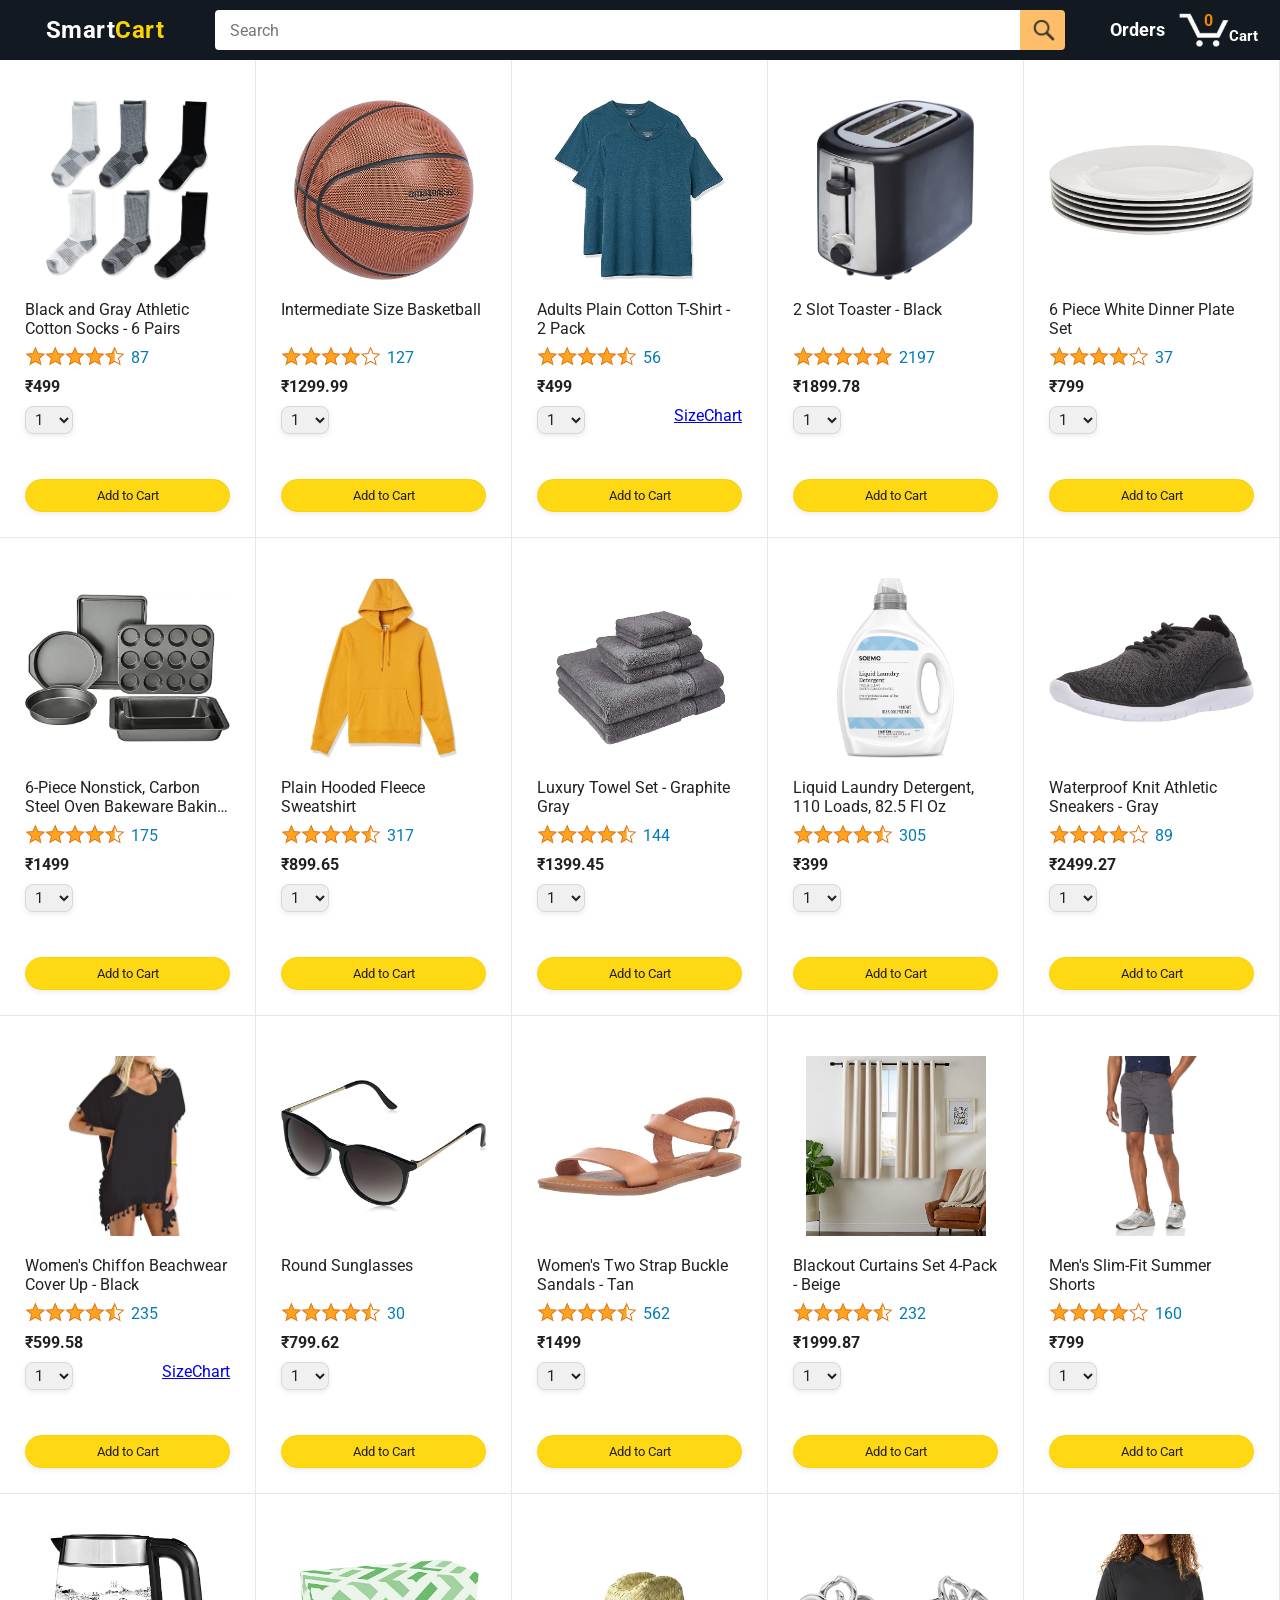
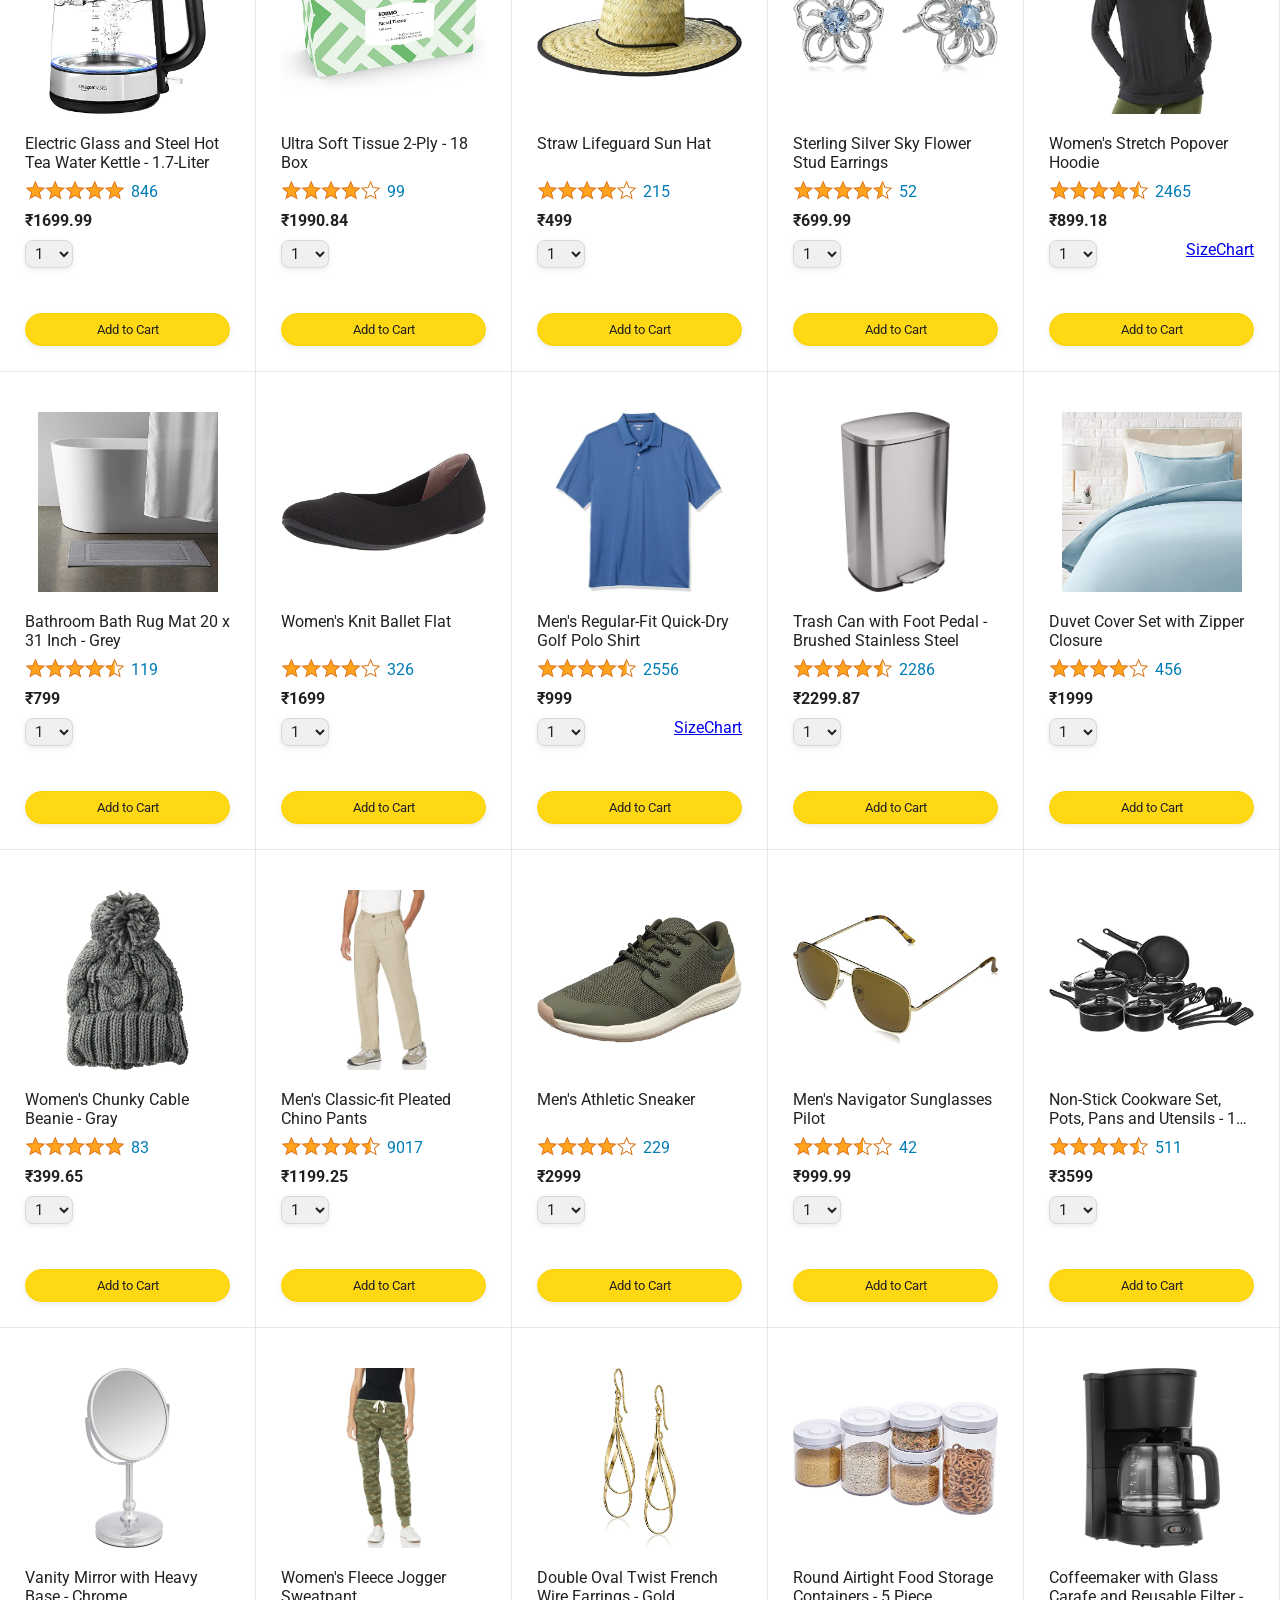
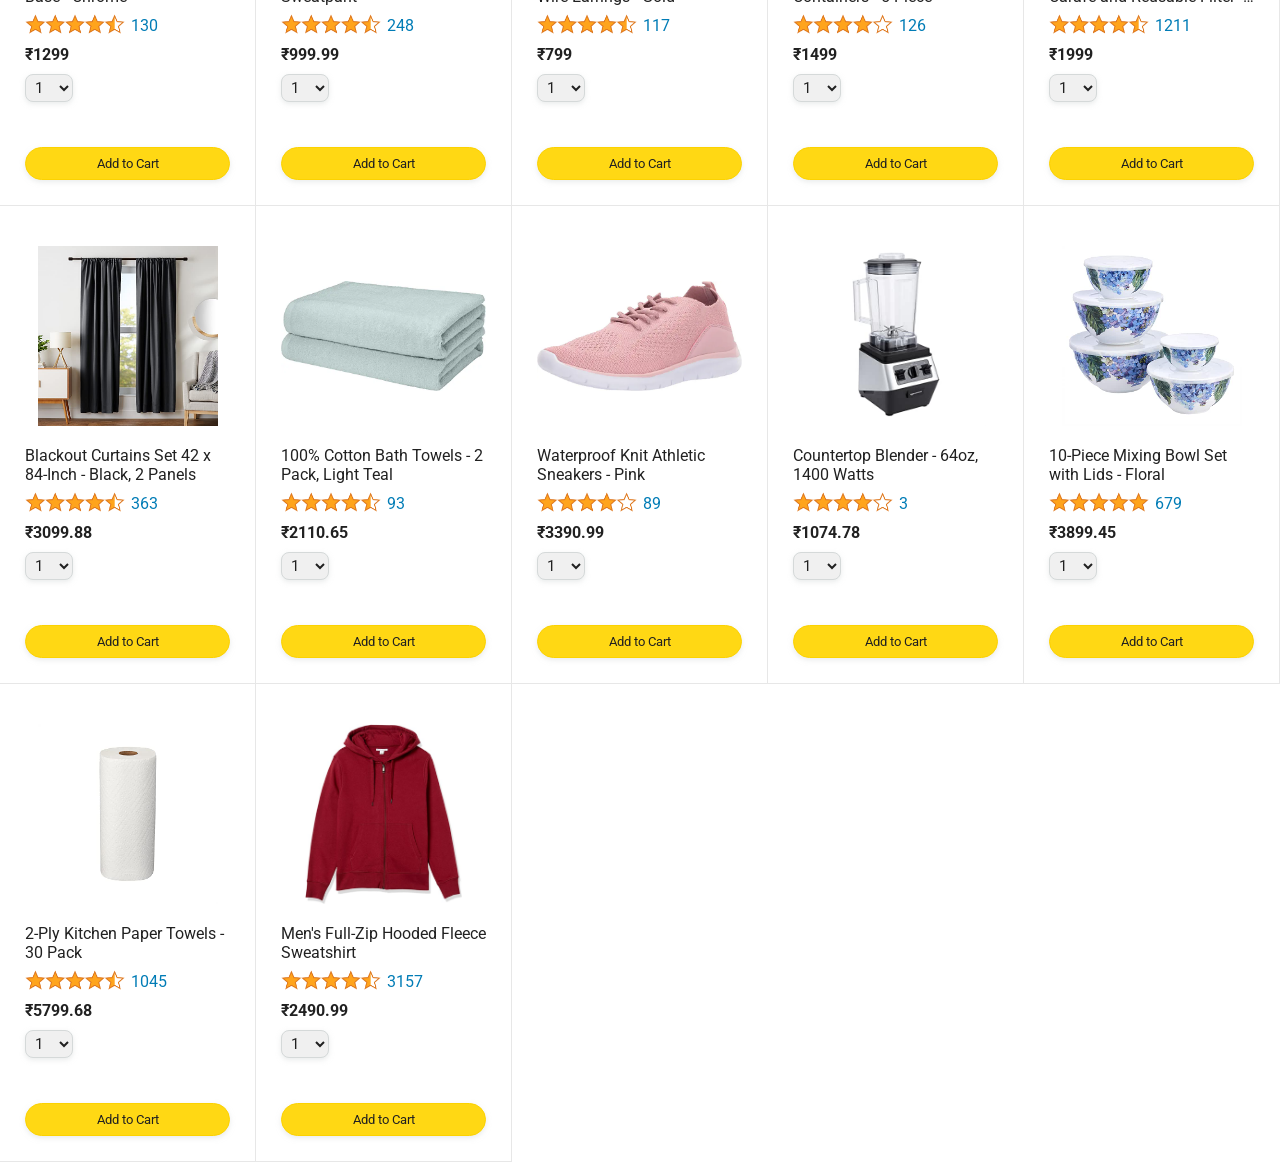
<file: index.html>
<!DOCTYPE html>
<html>
  <head>
    <title>SmartCart</title>
    <meta name="viewport" content="width=device-width, initial-scale=1">

    <link rel="preconnect" href="https://fonts.googleapis.com">
    <link rel="preconnect" href="https://fonts.gstatic.com" crossorigin>
    <link href="https://fonts.googleapis.com/css2?family=Roboto:wght@400;500;700&display=swap" rel="stylesheet">

    <link rel="stylesheet" href="styles/shared/general.css">
    <link rel="stylesheet" href="styles/shared/amazon-header.css">
    <link rel="stylesheet" href="styles/pages/amazon.css">
  </head>
  <body>
    <div class="amazon-header">
      <div class="amazon-header-left-section">
        <a href="index.html" class="header-link" style="text-decoration: none;">
          <div class="brand-logo">
            Smart<span class="logo-accent">Cart</span>
          </div>
        </a>
      </div>

      <div class="amazon-header-middle-section">
        <input class="search-bar" type="text" placeholder="Search">

        <button class="search-button">
          <img class="search-icon" src="images/icons/search-icon.png">
        </button>
      </div>

      <div class="amazon-header-right-section">
        <a class="orders-link header-link" href="orders.html">
          <!-- <span class="returns-text">Returns</span> -->
          <span class="orders-text">Orders</span>
        </a>

        <a class="cart-link header-link" href="checkout.html">
          <img class="cart-icon" src="images/icons/cart-icon.png">
          <div class="cart-quantity"></div>
          <div class="cart-text">Cart</div>
        </a>
      </div>
    </div>
    
    <div class="main">
      <div class="products-grid">
      </div>
    </div>
    <script type="module" src="scripts/amazon.js"></script>
  </body>
</html>
</file>
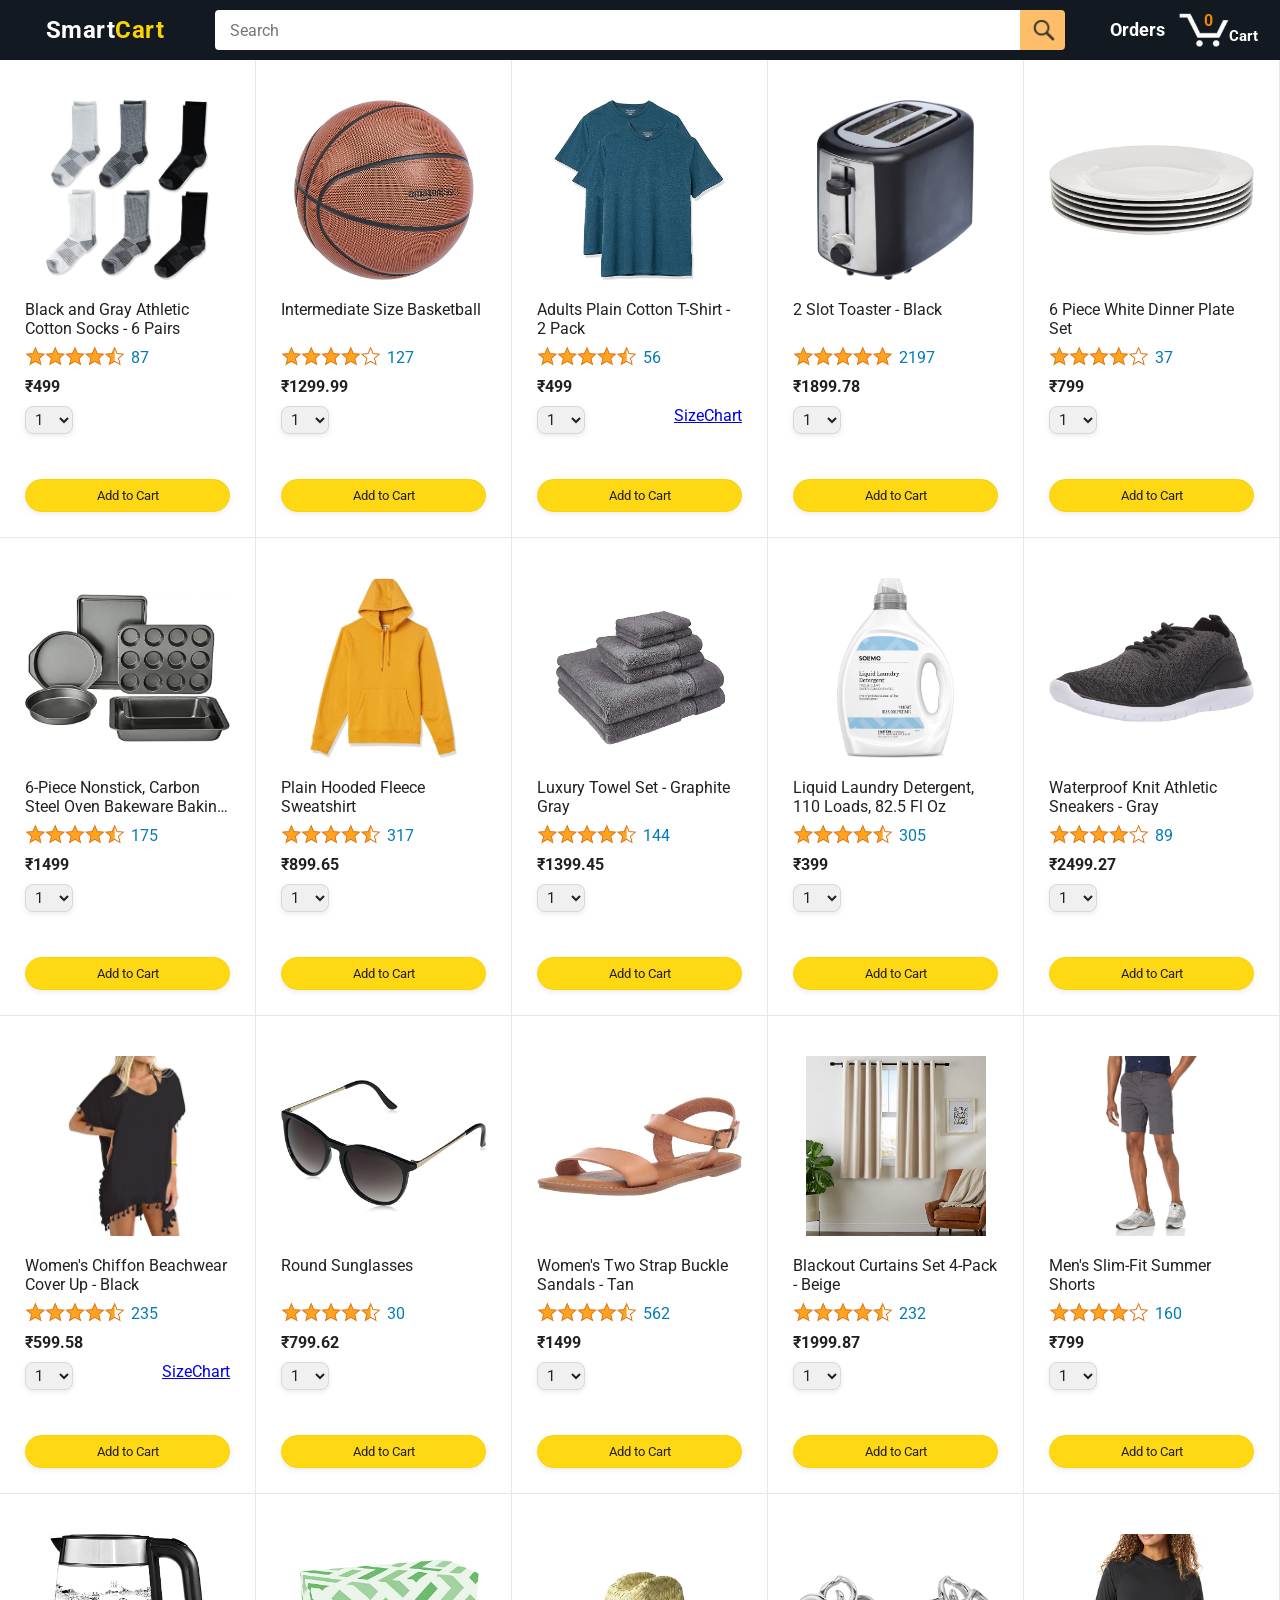
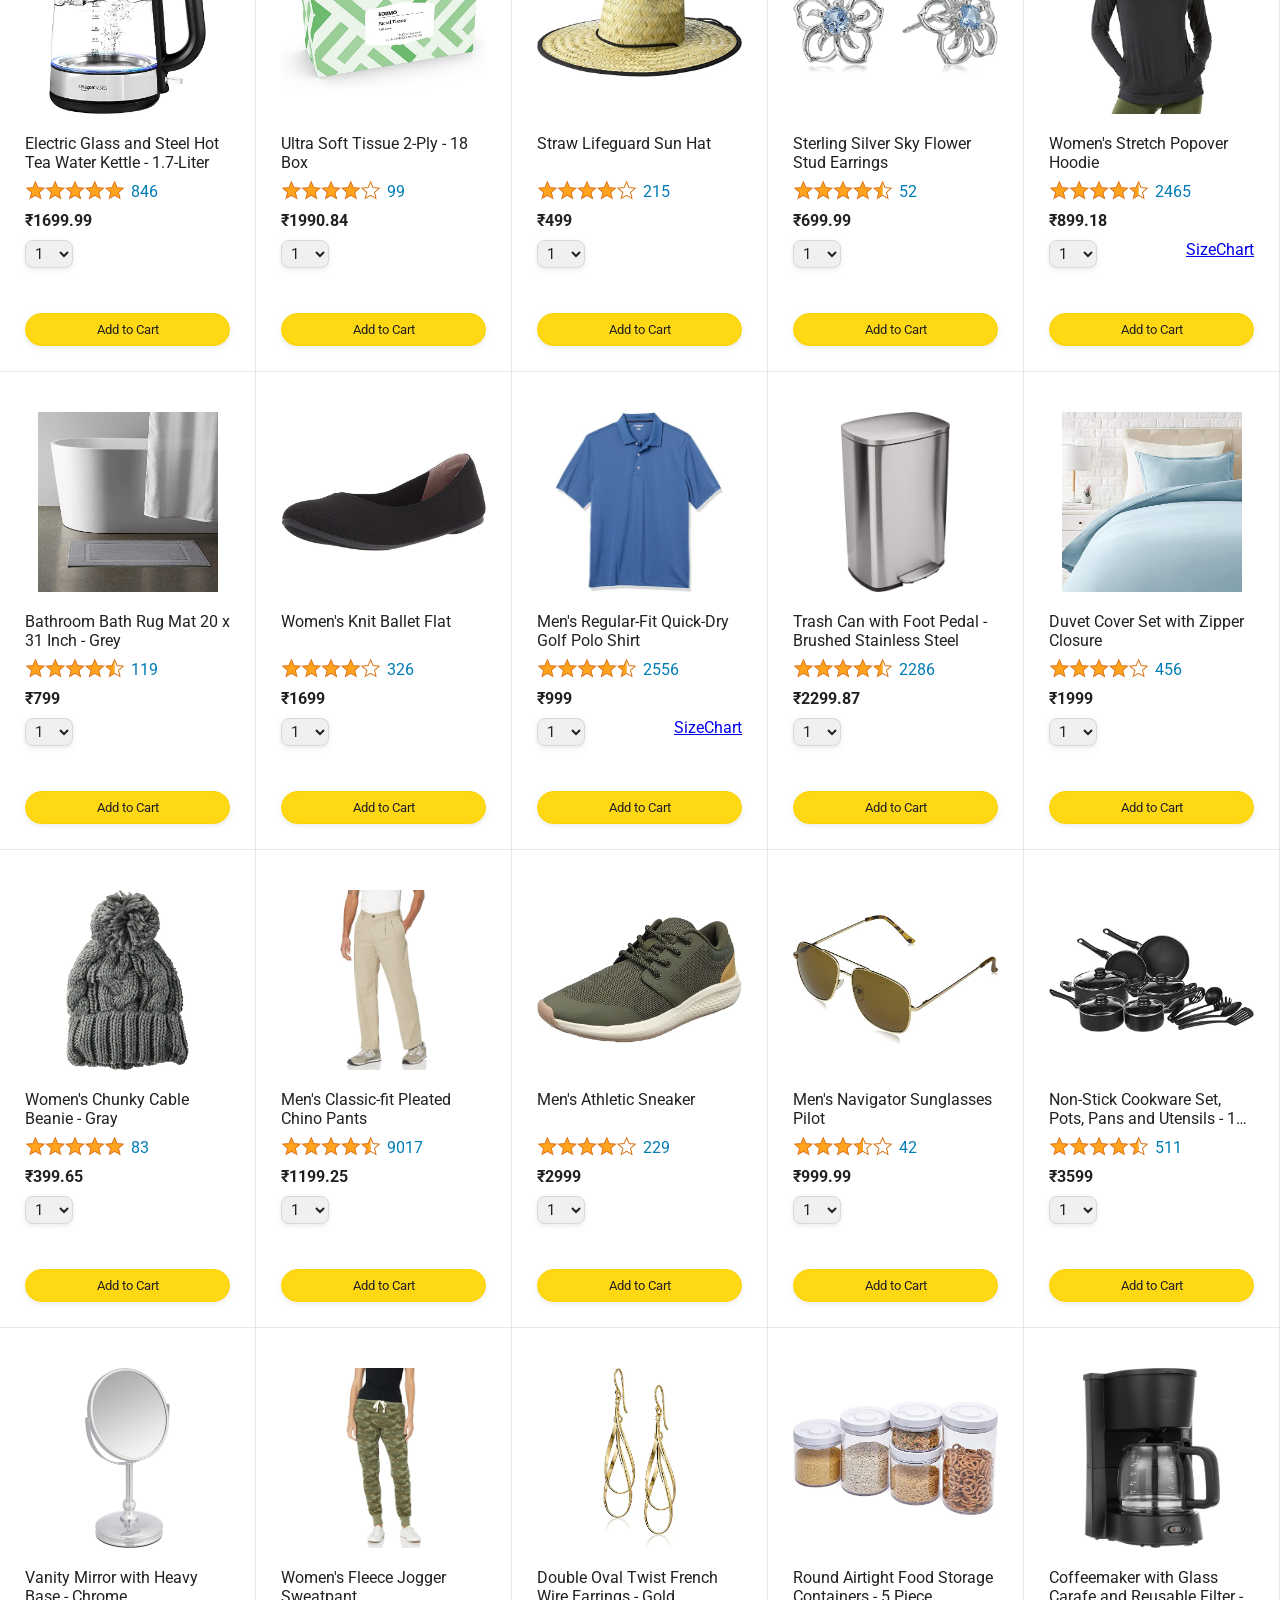
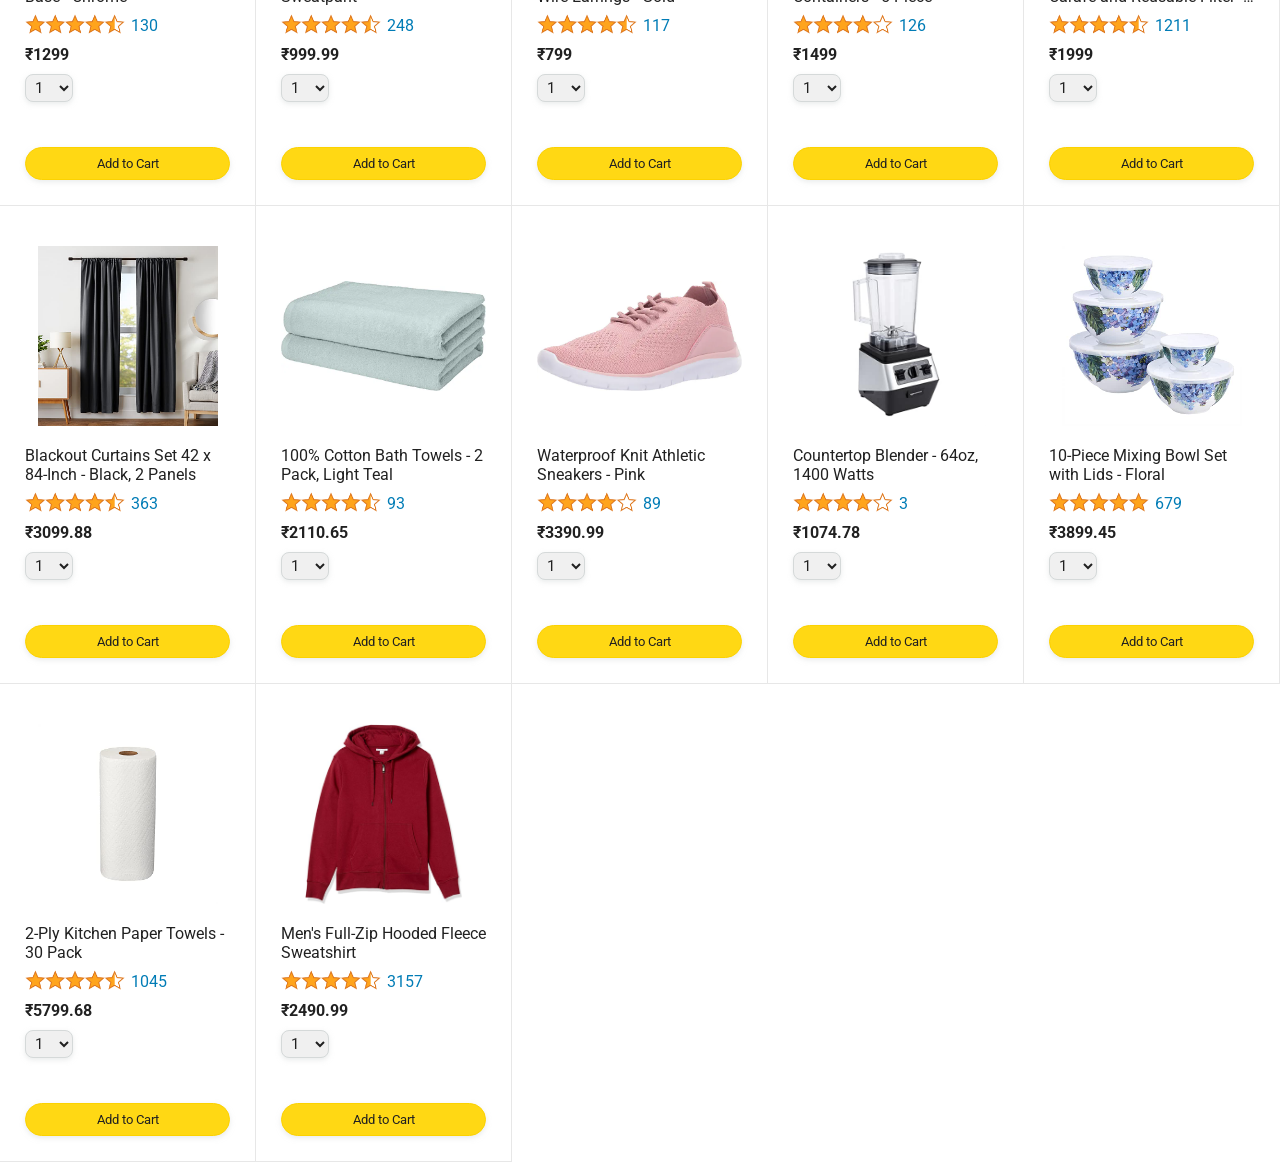
<file: amazon.html>
<!DOCTYPE html>
<html>
  <head>
    <title>Amazon Project</title>
    <meta name="viewport" content="width=device-width, initial-scale=1">

    <link rel="preconnect" href="https://fonts.googleapis.com">
    <link rel="preconnect" href="https://fonts.gstatic.com" crossorigin>
    <link href="https://fonts.googleapis.com/css2?family=Roboto:wght@400;500;700&display=swap" rel="stylesheet">

    <link rel="stylesheet" href="styles/shared/general.css">
    <link rel="stylesheet" href="styles/shared/amazon-header.css">
    <link rel="stylesheet" href="styles/pages/amazon.css">
  </head>
  <body>
    <div class="amazon-header">
      <div class="amazon-header-left-section">
        <a href="amazon.html" class="header-link" style="text-decoration: none;">
          <div class="brand-logo">
            Smart<span class="logo-accent">Cart</span>
          </div>
        </a>
      </div>

      <div class="amazon-header-middle-section">
        <input class="search-bar" type="text" placeholder="Search">

        <button class="search-button">
          <img class="search-icon" src="images/icons/search-icon.png">
        </button>
      </div>

      <div class="amazon-header-right-section">
        <a class="orders-link header-link" href="orders.html">
          <!-- <span class="returns-text">Returns</span> -->
          <span class="orders-text">Orders</span>
        </a>

        <a class="cart-link header-link" href="checkout.html">
          <img class="cart-icon" src="images/icons/cart-icon.png">
          <div class="cart-quantity"></div>
          <div class="cart-text">Cart</div>
        </a>
      </div>
    </div>
    
    <div class="main">
      <div class="products-grid">
      </div>
    </div>
    <script type="module" src="scripts/amazon.js"></script>
  </body>
</html>
</file>
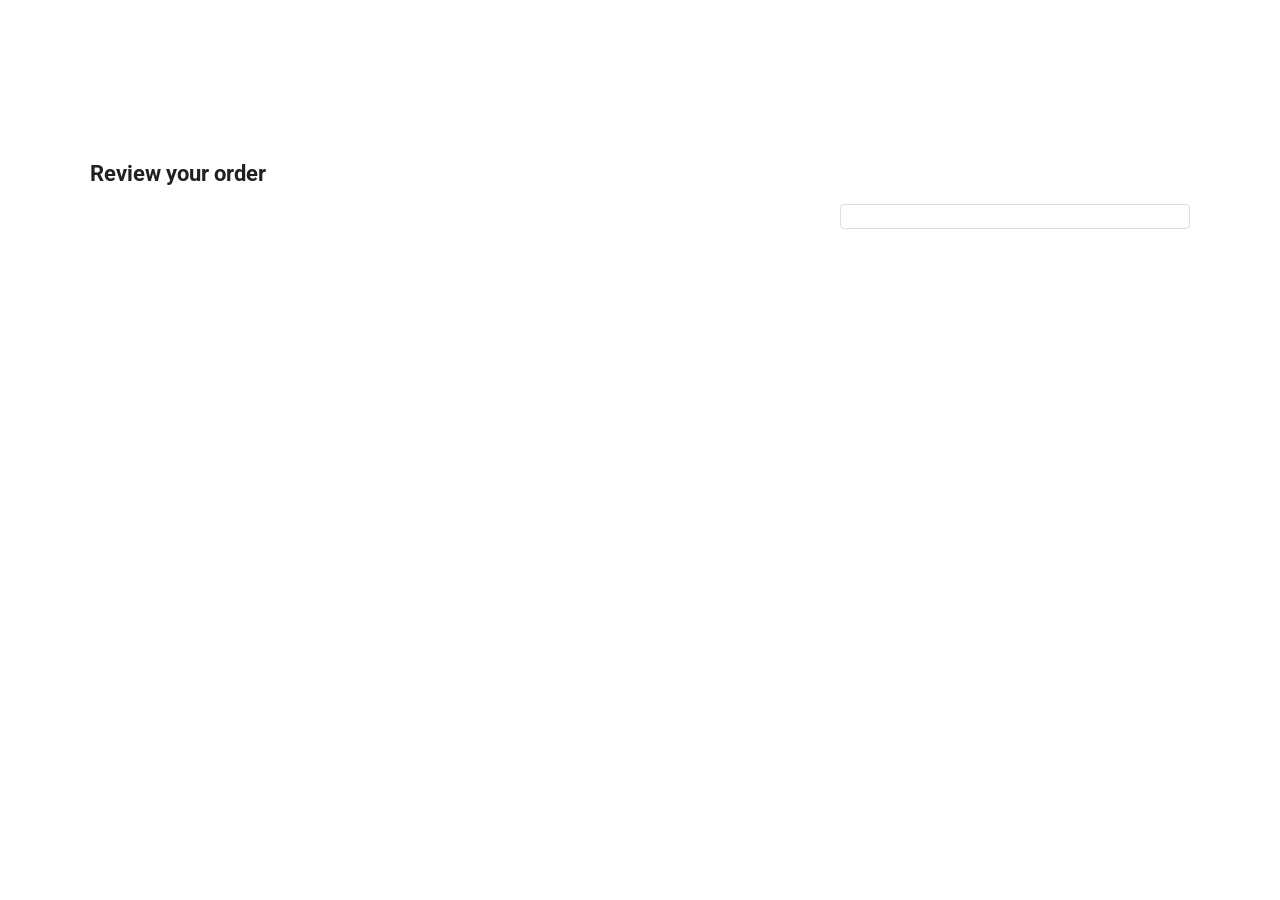
<file: checkout.html>
<!DOCTYPE html>
<html>
  <head>
    <title>Checkout</title>
    <meta name="viewport" content="width=device-width, initial-scale=1">

    <!-- Load a font called Roboto from Google Fonts. -->
    <link rel="preconnect" href="https://fonts.googleapis.com">
    <link rel="preconnect" href="https://fonts.gstatic.com" crossorigin>
    <link href="https://fonts.googleapis.com/css2?family=Roboto:wght@400;500;700&display=swap" rel="stylesheet">

    <!-- Here are the CSS files for this page. -->
    <link rel="stylesheet" href="styles/shared/general.css">
    <link rel="stylesheet" href="styles/pages/checkout/checkout-header.css">
    <link rel="stylesheet" href="styles/pages/checkout/checkout.css">
  </head>
  <input>
    <div class="checkout-header js-checkout-header">
    </div>

    <div class="main">
      <div class="page-title">Review your order</div>

      <div class="checkout-grid">
        <div class="order-summary js-order-summary">
        </div>

        <div class="payment-summary js-payment-summary">
        </div>
      </div>
    </div>
    <script type="module" src="scripts/checkout.js"></script>
  </body>
</html>
</file>
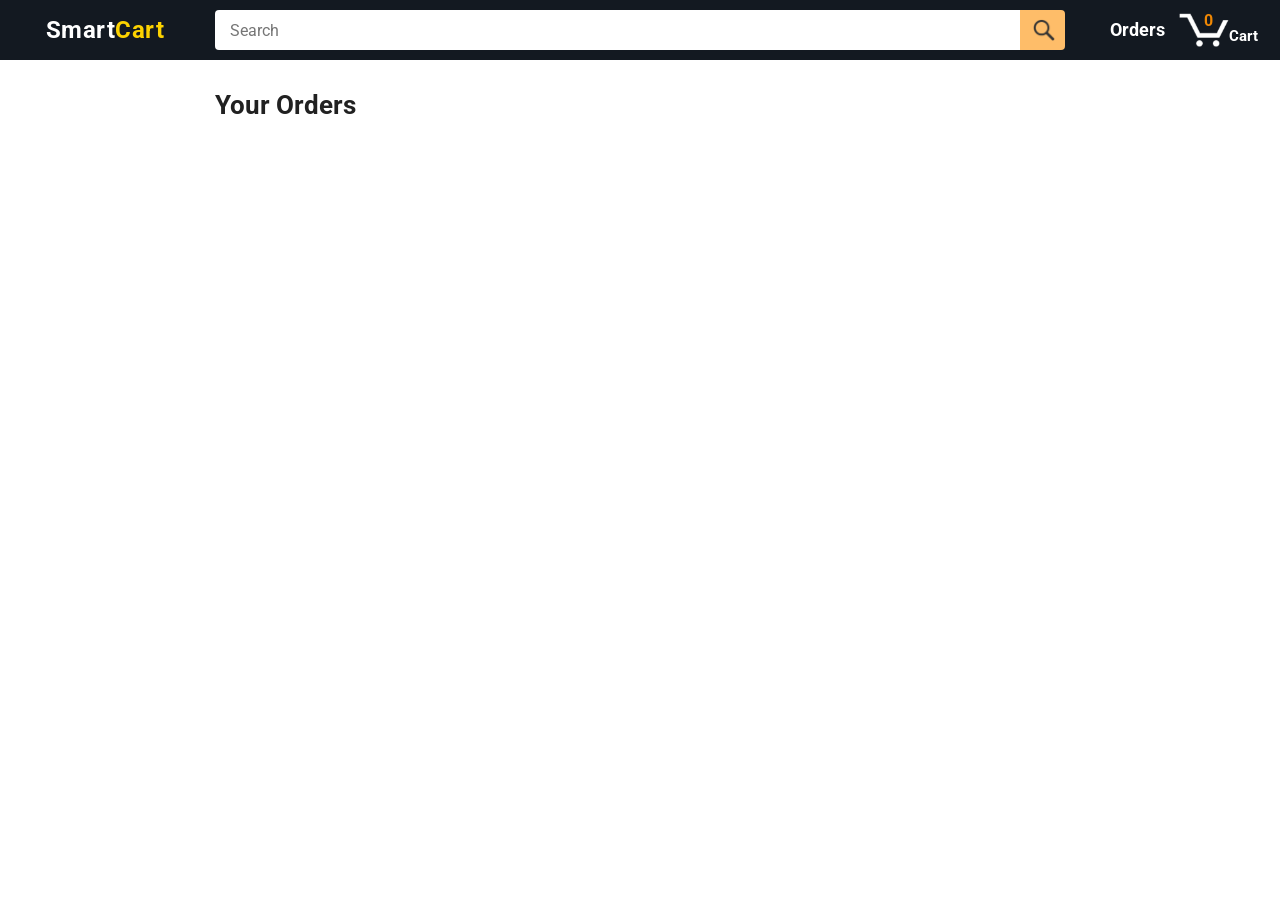
<file: orders.html>
<!DOCTYPE html>
<html>
  <head>
    <title>Orders</title>
    <meta name="viewport" content="width=device-width, initial-scale=1">
    <link rel="preconnect" href="https://fonts.googleapis.com">
    <link rel="preconnect" href="https://fonts.gstatic.com" crossorigin>
    <link href="https://fonts.googleapis.com/css2?family=Roboto:wght@400;500;700&display=swap" rel="stylesheet">

    <!-- CSS styles -->
    <link rel="stylesheet" href="styles/shared/general.css">
    <link rel="stylesheet" href="styles/shared/amazon-header.css">
    <link rel="stylesheet" href="styles/pages/orders.css">
  </head>
  <body>
    <div class="amazon-header">
      <div class="amazon-header-left-section">
        <a href="index.html" class="header-link" style="text-decoration: none;">
          <div class="brand-logo">
            Smart<span class="logo-accent">Cart</span>
          </div>
        </a>
      </div>

      <div class="amazon-header-middle-section">
        <input class="search-bar" type="text" placeholder="Search">
        <button class="search-button">
          <img class="search-icon" src="images/icons/search-icon.png">
        </button>
      </div>

      <div class="amazon-header-right-section">
        <a class="orders-link header-link" href="orders.html">
          <!-- <span class="returns-text">Returns</span> -->
          <span class="orders-text">Orders</span>
        </a>

        <a class="cart-link header-link" href="checkout.html">
          <img class="cart-icon" src="images/icons/cart-icon.png">
          <!-- Dynamically driven cart badge -->
          <div class="cart-quantity js-cart-quantity">0</div>
          <div class="cart-text">Cart</div>
        </a>
      </div>
    </div>

    <div class="main">
      <div class="page-title">Your Orders</div>
      <div class="orders-grid js-orders-grid"></div>
    </div>

    <script type="module" src="scripts/ordersPage.js"></script>
  </body>
</html>
</file>
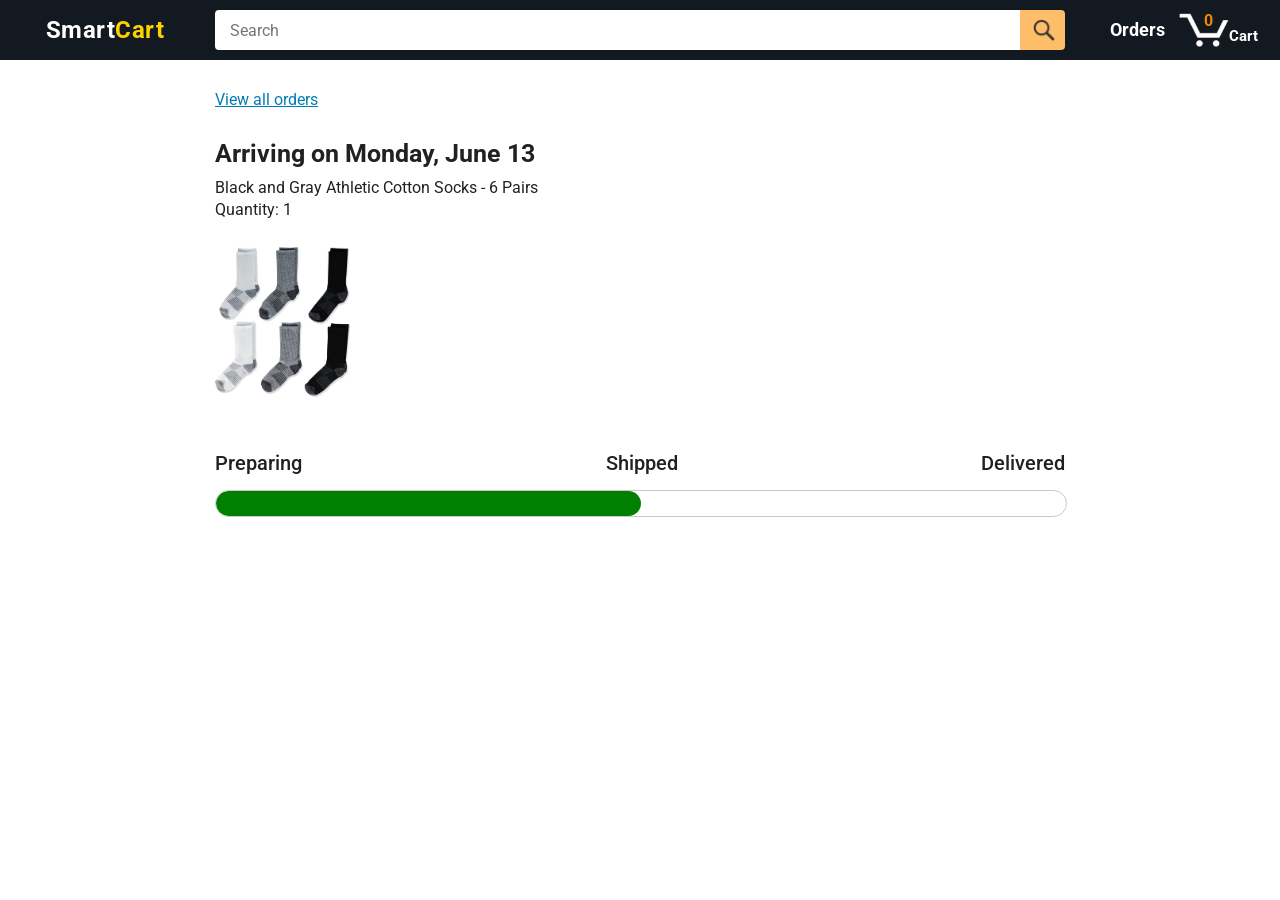
<file: tracking.html>
<!DOCTYPE html>
<html>
  <head>
    <title>Tracking</title>
    <!-- This code is needed for responsive design to work. -->
    <meta name="viewport" content="width=device-width, initial-scale=1">

    <!-- Load a font called Roboto from Google Fonts. -->
    <link rel="preconnect" href="https://fonts.googleapis.com">
    <link rel="preconnect" href="https://fonts.gstatic.com" crossorigin>
    <link href="https://fonts.googleapis.com/css2?family=Roboto:wght@400;500;700&display=swap" rel="stylesheet">

    <!-- Here are the CSS files for this page. -->
    <link rel="stylesheet" href="styles/shared/general.css">
    <link rel="stylesheet" href="styles/shared/amazon-header.css">
    <link rel="stylesheet" href="styles/pages/tracking.css">
  </head>
  <body>
    <div class="amazon-header">
      <div class="amazon-header-left-section">
        <a href="index.html" class="header-link" style="text-decoration: none;">
          <div class="brand-logo">
            Smart<span class="logo-accent">Cart</span>
          </div>
        </a>
      </div>

      <div class="amazon-header-middle-section">
        <input class="search-bar" type="text" placeholder="Search">
        <button class="search-button">
          <img class="search-icon" src="images/icons/search-icon.png">
        </button>
      </div>

      <div class="amazon-header-right-section">
        <a class="orders-link header-link" href="orders.html">
          <!-- <span class="returns-text">Returns</span> -->
          <span class="orders-text">Orders</span>
        </a>

        <a class="cart-link header-link" href="checkout.html">
          <img class="cart-icon" src="images/icons/cart-icon.png">
          <!-- Dynamically driven cart badge hook -->
          <div class="cart-quantity js-cart-quantity">0</div>
          <div class="cart-text">Cart</div>
        </a>
      </div>
    </div>

    <div class="main">
      <div class="order-tracking">
        <a class="back-to-orders-link link-primary" href="orders.html">
          View all orders
        </a>

        <!-- Added js-delivery-date hook -->
        <div class="delivery-date js-delivery-date">
          Arriving on Monday, June 13
        </div>

        <!-- Added js-product-name hook -->
        <div class="product-info js-product-name">
          Black and Gray Athletic Cotton Socks - 6 Pairs
        </div>

        <!-- Added js-product-quantity hook -->
        <div class="product-info js-product-quantity">
          Quantity: 1
        </div>

        <!-- Added js-product-image hook -->
        <img class="product-image js-product-image" src="images/products/athletic-cotton-socks-6-pairs.jpg">

       <div class="progress-labels-container">
          <!-- We added hook classes here so JS can add/remove 'current-status' -->
          <div class="progress-label js-status-preparing">
            Preparing
          </div>
          <div class="progress-label js-status-shipped">
            Shipped
          </div>
          <div class="progress-label js-status-delivered">
            Delivered
          </div>
        </div>

        <div class="progress-bar-container">
          <!-- Added js-progress-bar hook here so JS can change the width% -->
          <div class="progress-bar js-progress-bar"></div>
        </div>
      </div>
    </div>

    <!-- Script to execute dynamic data injection -->
    <script type="module" src="scripts/trackingPage.js"></script>
  </body>
</html>
</file>
<file: styles/shared/general.css>
body {
  font-family: Roboto, Arial;
  color: rgb(33, 33, 33);
  /* The <body> element has a default margin of 8px
     on all sides. This removes the default margins. */
  margin: 0;
}

/* <p> elements have a default margin on the top
   and bottom. This removes the default margins. */
p {
  margin: 0;
}

button {
  cursor: pointer;
}

select {
  cursor: pointer;
}

input, select, button {
  font-family: Roboto, Arial;
}

.button-primary {
  color: rgb(33, 33, 33);
  background-color: rgb(255, 216, 20);
  border: 1px solid rgb(252, 210, 0);
  border-radius: 8px;
  cursor: pointer;
  box-shadow: 0 2px 5px rgba(213, 217, 217, 0.5);
}

.button-primary:hover {
  background-color: rgb(247, 202, 0);
  border: 1px solid rgb(242, 194, 0);
}

.button-primary:active {
  background: rgb(255, 216, 20);
  border-color: rgb(252, 210, 0);
  box-shadow: none;
}

.button-secondary {
  color: rgb(33, 33, 33);
  background: white;
  border: 1px solid rgb(213, 217, 217);
  border-radius: 8px;
  cursor: pointer;
  box-shadow: 0 2px 5px rgba(213, 217, 217, 0.5);
}

.button-secondary:hover {
  background-color: rgb(247, 250, 250);
}

.button-secondary:active {
  background-color: rgb(237, 253, 255);
  box-shadow: none;
}

/* These styles will limit text to 2 lines. Anything
   beyond 2 lines will be replaced with "..."
   You can find this code by using an A.I. tool or by
   searching in Google.
   https://css-tricks.com/almanac/properties/l/line-clamp/ */
.limit-text-to-2-lines {
  display: -webkit-box;
  -webkit-line-clamp: 2;
  -webkit-box-orient: vertical;
  overflow: hidden;
}

.link-primary {
  color: rgb(1, 124, 182);
  cursor: pointer;
}

.link-primary:hover {
  color: rgb(196, 80, 0);
}

/* Styles for dropdown selectors. */
select {
  color: rgb(33, 33, 33);
  background-color: rgb(240, 240, 240);
  border: 1px solid rgb(213, 217, 217);
  border-radius: 8px;
  padding: 3px 5px;
  font-size: 15px;
  cursor: pointer;
  box-shadow: 0 2px 5px rgba(213, 217, 217, 0.5);
}

select:focus,
input:focus {
  outline: 2px solid rgb(255, 153, 0);
}
</file>
<file: styles/shared/amazon-header.css>
.amazon-header {
  background-color: rgb(19, 25, 33);
  color: white;
  padding-left: 15px;
  padding-right: 15px;

  display: flex;
  align-items: center;
  justify-content: space-between;

  position: fixed;
  top: 0;
  left: 0;
  right: 0;
  height: 60px;
}

.amazon-header-left-section {
  width: 180px;
}

/* SmartCart Text Logo Styles */
.brand-logo {
  font-family: 'Roboto', Arial, sans-serif;
  font-size: 24px;
  font-weight: 700;
  color: #FFFFFF;
  letter-spacing: 0.5px;
  text-decoration: none;
  display: inline-block;
  user-select: none;
}

/* This colors the "Cart" part to give it a sharp, branded look */
.logo-accent {
  color: #FCD200; /* Keeps your current yellow accent, or change to a crisp green/blue later if you want! */
}
@media (max-width: 575px) {
  .brand-logo {
    font-size: 19px;
  }
}

@media (max-width: 800px) {
  .amazon-header-left-section {
    width: unset;
  }
}

.header-link {
  display: flex;
  padding: 6px;
  border-radius: 2px;
  cursor: pointer;
  text-decoration: none;
  border: 1px solid rgba(0, 0, 0, 0);
  align-items: center;
  justify-content: center;
}

.header-link:hover {
  border: 1px solid white;
}

.amazon-logo {
  width: 100px;
  margin-top: 5px;
}

.amazon-mobile-logo {
  display: none;
}

@media (max-width: 575px) {
  .amazon-logo {
    display: none;
  }

  .amazon-mobile-logo {
    display: block;
    height: 35px;
    margin-top: 5px;
  }
}

.amazon-header-middle-section {
  flex: 1;
  max-width: 850px;
  margin-left: 10px;
  margin-right: 10px;
  display: flex;
}

.search-bar {
  flex: 1;
  width: 0;
  font-size: 16px;
  height: 38px;
  padding-left: 15px;
  border: none;
  border-top-left-radius: 4px;
  border-bottom-left-radius: 4px;
  border-top-right-radius: 0;
  border-bottom-right-radius: 0;
}

.search-button {
  background-color: rgb(254, 189, 105);
  border: none;
  width: 45px;
  height: 40px;
  border-top-right-radius: 4px;
  border-bottom-right-radius: 4px;
  flex-shrink: 0;
}

.search-icon {
  height: 22px;
  margin-left: 2px;
  margin-top: 3px;
}

.amazon-header-right-section {
  width: 180px;
  flex-shrink: 0;
  display: flex;
  justify-content: end;
}

.orders-link {
  color: white;
}

.returns-text {
  display: block;
  font-size: 13px;
  font-weight: 700;

}

.orders-text {
  display: block;
  font-size: 18px;
  font-weight: 700;
}

.cart-link {
  color: white;
  display: flex;
  align-items: center;
  position: relative;
}

.cart-icon {
  width: 50px;
}

.cart-text {
  margin-top: 12px;
  font-size: 15px;
  font-weight: 700;
}

.cart-quantity {
  color: rgb(240, 136, 4);
  font-size: 16px;
  font-weight: 700;

  position: absolute;
  top: 4px;
  left: 22px;
  
  width: 26px;
  text-align: center;
}
</file>
<file: styles/pages/amazon.css>
.main {
  margin-top: 60px;
}

.products-grid {
  display: grid;

  /* - In CSS Grid, 1fr means a column will take up the
       remaining space in the grid.
     - If we write 1fr 1fr ... 1fr; 8 times, this will
       divide the grid into 8 columns, each taking up an
       equal amount of the space.
     - repeat(8, 1fr); is a shortcut for repeating "1fr"
       8 times (instead of typing out "1fr" 8 times).
       repeat(...) is a special property that works with
       display: grid; */
  grid-template-columns: repeat(8, 1fr);
}

/* @media is used to create responsive design (making the
   website look good on any screen size). This @media
   means when the screen width is 2000px or less, we
   will divide the grid into 7 columns instead of 8. */
@media (max-width: 2000px) {
  .products-grid {
    grid-template-columns: repeat(7, 1fr);
  }
}

/* This @media means when the screen width is 1600px or
   less, we will divide the grid into 6 columns. */
@media (max-width: 1600px) {
  .products-grid {
    grid-template-columns: repeat(6, 1fr);
  }
}

@media (max-width: 1300px) {
  .products-grid {
    grid-template-columns: repeat(5, 1fr);
  }
}

@media (max-width: 1000px) {
  .products-grid {
    grid-template-columns: repeat(4, 1fr);
  }
}

@media (max-width: 800px) {
  .products-grid {
    grid-template-columns: repeat(3, 1fr);
  }
}

@media (max-width: 575px) {
  .products-grid {
    grid-template-columns: repeat(2, 1fr);
  }
}

@media (max-width: 450px) {
  .products-grid {
    grid-template-columns: 1fr;
  }
}

.product-container {
  padding-top: 40px;
  padding-bottom: 25px;
  padding-left: 25px;
  padding-right: 25px;

  border-right: 1px solid rgb(231, 231, 231);
  border-bottom: 1px solid rgb(231, 231, 231);

  display: flex;
  flex-direction: column;
}

.product-image-container {
  display: flex;
  justify-content: center;
  align-items: center;

  height: 180px;
  margin-bottom: 20px;
}

.product-image {
  /* Images will overflow their container by default. To
    prevent this, we set max-width and max-height to 100%
    so they stay inside their container. */
  max-width: 100%;
  max-height: 100%;
}

.product-name {
  height: 40px;
  margin-bottom: 5px;
}

.product-rating-container {
  display: flex;
  align-items: center;
  margin-bottom: 10px;
}

.product-rating-stars {
  width: 100px;
  margin-right: 6px;
}

.product-rating-count {
  color: rgb(1, 124, 182);
  cursor: pointer;
  margin-top: 3px;
}

.product-price {
  font-weight: 700;
  margin-bottom: 10px;
}

.product-quantity-container {
  margin-bottom: 17px;
}

.product-spacer {
  flex: 1;
}

.added-to-cart {
  color: rgb(6, 125, 98);
  font-size: 16px;

  display: flex;
  align-items: center;
  margin-bottom: 8px;

  /* At first, the "Added to cart" message will
     be invisible. Use JavaScript to change the
     opacity and make it visible. */
  opacity: 0;
}

.added-to-cart img {
  height: 20px;
  margin-right: 5px;
}

.add-to-cart-button {
  width: 100%;
  padding: 8px;
  border-radius: 50px;
}

.product-quantity-and-sizechart {
  display: flex;
  flex-direction: row;
  justify-content: space-between;
}
.notFound{
  width: 100vw;
  margin: 5rem 10rem 0 10rem;
  font-size: large;
  font-weight: 400;

}
.amazon-header-middle-section {
  display: flex;
  align-items: center;
}

/* Highlight when input is focused */
.amazon-header-middle-section:focus-within {
  outline: 2px solid rgb(255, 153, 0);
  border-radius: 4px; /* optional, makes it look cleaner */
}
</file>
<file: styles/pages/checkout/checkout-header.css>
.checkout-header {
  height: 60px;
  padding-left: 30px;
  padding-right: 30px;
  background-color: white;

  display: flex;
  justify-content: center;

  position: fixed;
  top: 0;
  left: 0;
  right: 0;
  z-index: 1000;
}

/* SmartCart Text Logo Styles */
.brand-logo {
  font-family: 'Roboto', Arial, sans-serif;
  font-size: 24px;
  font-weight: 700;
  color: #FFFFFF;
  color: #0F1111 !important;
  letter-spacing: 0.5px;
  text-decoration: none;
  display: inline-block;
  user-select: none;
}

/* This colors the "Cart" part to give it a sharp, branded look */
.logo-accent {
  color: #FCD200; /* Keeps your current yellow accent, or change to a crisp green/blue later if you want! */
}
@media (max-width: 575px) {
  .brand-logo {
    font-size: 19px;
  }
}

.header-content {
  width: 100%;
  max-width: 1100px;

  display: flex;
  align-items: center;
}

.checkout-header-left-section {
  width: 150px;
}

.amazon-logo {
  width: 100px;
  margin-top: 12px;
}

.amazon-mobile-logo {
  display: none;
}

/* @media is used to create responsive design (making the
   website look good on any screen size). This @media
   means when the screen width is 575px or less, different
   styles (inside the {...}) will be applied. */
@media (max-width: 575px) {
  .checkout-header-left-section {
    width: auto;
  }

  .amazon-logo {
    display: none;
  }

  .amazon-mobile-logo {
    display: inline-block;
    height: 35px;
    margin-top: 5px;
  }
}

.checkout-header-middle-section {
  flex: 1;
  flex-shrink: 0;
  text-align: center;

  font-size: 25px;
  font-weight: 500;

  display: flex;
  justify-content: center;
}

.return-to-home-link {
  color: rgb(0, 113, 133);
  font-size: 23px;
  text-decoration: none;
  cursor: pointer;
}

@media (max-width: 1000px) {
  .checkout-header-middle-section {
    font-size: 20px;
    margin-right: 60px;
  }

  .return-to-home-link {
    font-size: 18px;
  }
}

@media (max-width: 575px) {
  .checkout-header-middle-section {
    margin-right: 5px;
  }
}

.checkout-header-right-section {
  text-align: right;
  width: 150px;
}

@media (max-width: 1000px) {
  .checkout-header-right-section {
    width: auto;
  }
}
</file>
<file: styles/pages/checkout/checkout.css>
.main {
  max-width: 1100px;
  padding-left: 30px;
  padding-right: 30px;

  margin-top: 140px;
  margin-bottom: 100px;

  /* margin-left: auto;
     margin-right auto;
     Is a trick for centering an element horizontally
     without needing a container. */
  margin-left: auto;
  margin-right: auto;
}

.page-title {
  font-weight: 700;
  font-size: 22px;
  margin-bottom: 18px;
}

.checkout-grid {
  display: grid;
  /* Here, 1fr means the first column will take
     up the remaining space in the grid. */
  grid-template-columns: 1fr 350px;
  column-gap: 12px;

  /* Use align-items: start; to prevent the elements
     in the grid from stretching vertically. */
  align-items: start;
}

@media (max-width: 1000px) {
  .main {
    max-width: 500px;
  }

  .checkout-grid {
    grid-template-columns: 1fr;
  }
}

.cart-item-container,
.payment-summary {
  border: 1px solid rgb(222, 222, 222);
  border-radius: 4px;
  padding: 18px;
}

.cart-item-container {
  margin-bottom: 12px;
}

.payment-summary {
  padding-bottom: 5px;
}

@media (max-width: 1000px) {
  .payment-summary {
    /* grid-row: 1 means this element will be placed into row
      1 in the grid. (Normally, the row that an element is
      placed in is determined by the order of the elements in
      the HTML. grid-row overrides this default ordering). */
    grid-row: 1;
    margin-bottom: 12px;
  }
}

.delivery-date {
  color: rgb(0, 118, 0);
  font-weight: 700;
  font-size: 19px;
  margin-top: 5px;
  margin-bottom: 22px;
}

.cart-item-details-grid {
  display: grid;
  /* 100px 1fr 1fr; means the 2nd and 3rd column will
     take up half the remaining space in the grid
     (they will divide up the remaining space evenly). */
  grid-template-columns: 100px 1fr 1fr;
  column-gap: 25px;
}

@media (max-width: 1000px) {
  .cart-item-details-grid {
    grid-template-columns: 100px 1fr;
    row-gap: 30px;
  }
}

.product-image {
  max-width: 100%;
  max-height: 120px;

  /* margin-left: auto;
     margin-right auto;
     Is a trick for centering an element horizontally
     without needing a container. */
  margin-left: auto;
  margin-right: auto;
}

.product-name {
  font-weight: 700;
  margin-bottom: 8px;
}

.product-price {
  color: rgb(177, 39, 4);
  font-weight: 700;
  margin-bottom: 5px;
}

.product-quantity .link-primary {
  margin-left: 3px;
}

@media (max-width: 1000px) {
  .delivery-options {
    /* grid-column: 1 means this element will be placed
       in column 1 in the grid. (Normally, the column that
       an element is placed in is determined by the order
       of the elements in the HTML. grid-column overrides
       this default ordering).
       
       / span 2 means this element will take up 2 columns
       in the grid (Normally, each element takes up 1
       column in the grid). */
    grid-column: 1 / span 2;
  }
}

.delivery-options-title {
  font-weight: 700;
  margin-bottom: 10px;
}

.delivery-option {
  display: grid;
  grid-template-columns: 24px 1fr;
  margin-bottom: 12px;
  cursor: pointer;
}

.delivery-option-input {
  margin-left: 0px;
  cursor: pointer;
}

.delivery-option-date {
  color: rgb(0, 118, 0);
  font-weight: 500;
  margin-bottom: 3px;
}

.delivery-option-price {
  color: rgb(120, 120, 120);
  font-size: 15px;
}

.payment-summary-title {
  font-weight: 700;
  font-size: 18px;
  margin-bottom: 12px;
}

.payment-summary-row {
  display: grid;
  /* 1fr auto; means the width of the 2nd column will be
     determined by the elements inside the column (auto).
     The 1st column will take up the remaining space. */
  grid-template-columns: 1fr auto;

  font-size: 15px;
  margin-bottom: 9px;
}

.payment-summary-money {
  text-align: right;
}

.subtotal-row .payment-summary-money {
  border-top: 1px solid rgb(222, 222, 222);
}

.subtotal-row div {
  padding-top: 9px;
}

.total-row {
  color: rgb(177, 39, 4);
  font-weight: 700;
  font-size: 18px;

  border-top: 1px solid rgb(222, 222, 222);
  padding-top: 18px;
}

.js-place-order {
  width: 100%;
  padding-top: 12px;
  padding-bottom: 12px;
  border-radius: 8px;

  margin-top: 11px;
  margin-bottom: 15px;
}

.product-quantity {
  display: flex;
  justify-content: space-around;
  align-items: center;
  margin-top: 1rem;
  padding: 0.1rem;
  width: 104px;
  background-color: var(--__dChNmAmGoMXsPxT, #fff);
  box-sizing: border-box;
  border-color: var(--__dChw-LQy8mGoMXsTxp, #ffd814);
  border-top-left-radius: var(--__TxpmBloYu, 6.25rem);
  border-top-right-radius: var(--__TxpmBloYu, 6.25rem);
  border-bottom-left-radius: var(--__TxpmBloYu, 6.25rem);
  border-bottom-right-radius: var(--__TxpmBloYu, 6.25rem);
  border-style: solid;
  border-width: 3px;
  overflow: hidden;

}

.a-icon-small-trash {
  /* color: black; */
  background-image: url("../../../images/icons/trash.png");
  /* -webkit-background-size: 512px 512px; */
  background-size: contain;
  background-repeat: no-repeat;
  display: inline-block;
  height: 16px;
  width: 16px;
  border: none;
}

.a-icon-small-add {
  /* color: black; */
  background-image: url("../../../images/icons/add.png");
  /* -webkit-background-size: 512px 512px; */
  background-size: contain;
  background-repeat: no-repeat;
  display: inline-block;
  height: 13px;
  width: 13px;
  border: none;
  outline: none;
}

.a-icon-small-minus {
  /* color: black; */
  background-image: url("../../../images/icons/minus.png");
  /* -webkit-background-size: 512px 512px; */
  background-size: contain;
  background-repeat: no-repeat;
  display: inline-block;
  height: 15px;
  width: 15px;
  border: none;
  outline: none;
}

/* Empty Cart State Styling */
.empty-cart-container {
  text-align: center;
  padding: 40px 20px;
  font-family: Roboto, Arial, sans-serif;
}

.empty-cart-title {
  font-size: 24px;
  font-weight: 700;
  margin-bottom: 8px;
  color: #0F1111;
}

.empty-cart-link {
  padding: 10px 24px;
  text-decoration: none;
  border-radius: 8px;
  font-size: 14px;
  display: inline-block;
  color: #0F1111;
  border: 1px solid #FCD200;
  text-align: center;
}
</file>
<file: styles/pages/orders.css>
.main {
  max-width: 850px;
  margin-top: 90px;
  margin-bottom: 100px;
  padding-left: 20px;
  padding-right: 20px;

  /* margin-left: auto;
     margin-right auto;
     Is a trick for centering an element horizontally
     without needing a container. */
  margin-left: auto;
  margin-right: auto;
}

.page-title {
  font-weight: 700;
  font-size: 26px;
  margin-bottom: 25px;
}

.orders-grid {
  display: grid;
  grid-template-columns: 1fr;
  row-gap: 50px;
}

.order-header {
  background-color: rgb(240, 242, 242);
  border: 1px solid rgb(213, 217, 217);

  display: flex;
  align-items: center;
  justify-content: space-between;

  padding: 20px 25px;
  border-top-left-radius: 8px;
  border-top-right-radius: 8px;
}

.order-header-left-section {
  display: flex;
  flex-shrink: 0;
}

.order-header-label {
  font-weight: 500;
}

.order-date,
.order-total {
  margin-right: 45px;
}

.order-header-right-section {
  flex-shrink: 1;
}

@media (max-width: 575px) {
  .order-header {
    flex-direction: column;
    align-items: start;
    line-height: 23px;
    padding: 15px;
  }

  .order-header-left-section {
    flex-direction: column;
  }

  .order-header-label {
    margin-right: 5px;
  }

  .order-date,
  .order-total {
    display: grid;
    grid-template-columns: auto 1fr;
    margin-right: 0;
  }

  .order-header-right-section {
    display: grid;
    grid-template-columns: auto 1fr;
  }
}

.order-details-grid {
  padding: 40px 25px;
  border: 1px solid rgb(213, 217, 217);
  border-top: none;
  border-bottom-left-radius: 8px;
  border-bottom-right-radius: 8px;

  display: grid;
  grid-template-columns: 110px 1fr 220px;
  column-gap: 35px;
  row-gap: 60px;
  align-items: center;
}

@media (max-width: 800px) {
  .order-details-grid {
    grid-template-columns: 110px 1fr;
    row-gap: 0;
    padding-bottom: 8px;
  }
}

@media (max-width: 450px) {
  .order-details-grid {
    grid-template-columns: 1fr;
  }
}

.product-image-container {
  text-align: center;
}

.product-image-container img {
  max-width: 110px;
  max-height: 110px;
}

.product-name {
  font-weight: 700;
  margin-bottom: 5px;
}

.product-delivery-date {
  margin-bottom: 3px;
}

.product-quantity {
  margin-bottom: 8px;
}

.buy-again-button {
  font-size: 15px;
  width: 140px;
  height: 36px;
  border-radius: 8px;

  display: flex;
  align-items: center;
  justify-content: center;
}

.buy-again-icon {
  width: 25px;
  margin-right: 15px;
}

.product-actions {
  align-self: start;
}

.track-package-button {
  width: 100%;
  font-size: 15px;
  padding: 8px;
}

@media (max-width: 800px) {
  .buy-again-button {
    margin-bottom: 10px;
  }

  .product-actions {
    /* grid-column: 2 means this element will be placed
       in column 2 in the grid. (Normally, the column that
       an element is placed in is determined by the order
       of the elements in the HTML. grid-column overrides
       this default ordering). */
    grid-column: 2;
    margin-bottom: 30px;
  }

  .track-package-button {
    width: 140px;
  }
}

@media (max-width: 450px) {
  .product-image-container {
    text-align: center;
    margin-bottom: 25px;
  }

  .product-image-container img {
    max-width: 150px;
    max-height: 150px;
  }

  .product-name {
    margin-bottom: 10px;
  }

  .product-quantity {
    margin-bottom: 15px;
  }

  .buy-again-button {
    width: 100%;
    margin-bottom: 15px;
  }

  .product-actions {
    /* grid-column: auto; undos grid-column: 2; from above.
       This element will now be placed in its normal column
       in the grid. */
    grid-column: auto;
    margin-bottom: 70px;
  }

  .track-package-button {
    width: 100%;
    padding: 12px;
  }
}
</file>
<file: styles/pages/tracking.css>
.main {
  max-width: 850px;
  margin-top: 90px;
  margin-bottom: 100px;
  padding-left: 30px;
  padding-right: 30px;

  /* margin-left: auto;
     margin-right auto;
     Is a trick for centering an element horizontally
     without needing a container. */
  margin-left: auto;
  margin-right: auto;
}

.back-to-orders-link {
  display: inline-block;
  margin-bottom: 30px;
}

.delivery-date {
  font-size: 25px;
  font-weight: 700;
  margin-bottom: 10px;
}

.product-info {
  margin-bottom: 3px;
}

.product-image {
  max-width: 150px;
  max-height: 150px;
  margin-top: 25px;
  margin-bottom: 50px;
}

.progress-labels-container {
  display: flex;
  justify-content: space-between;
  font-size: 20px;
  font-weight: 500;
  margin-bottom: 15px;
}

.current-status {
  color: rgb(6, 125, 98);
}

@media (max-width: 575px) {
  .progress-labels-container {
    font-size: 16px;
  }
}

@media (max-width: 450px) {
  .progress-labels-container {
    flex-direction: column;
    margin-bottom: 5px;
  }

  .progress-label {
    margin-bottom: 3px;
  }
}

.progress-bar-container {
  height: 25px;
  width: 100%;

  border: 1px solid rgb(200, 200, 200);
  border-radius: 50px;
  overflow: hidden;
}

.progress-bar {
  height: 100%;
  background-color: green;
  border-radius: 50px;
  width: 50%;
}
</file>
